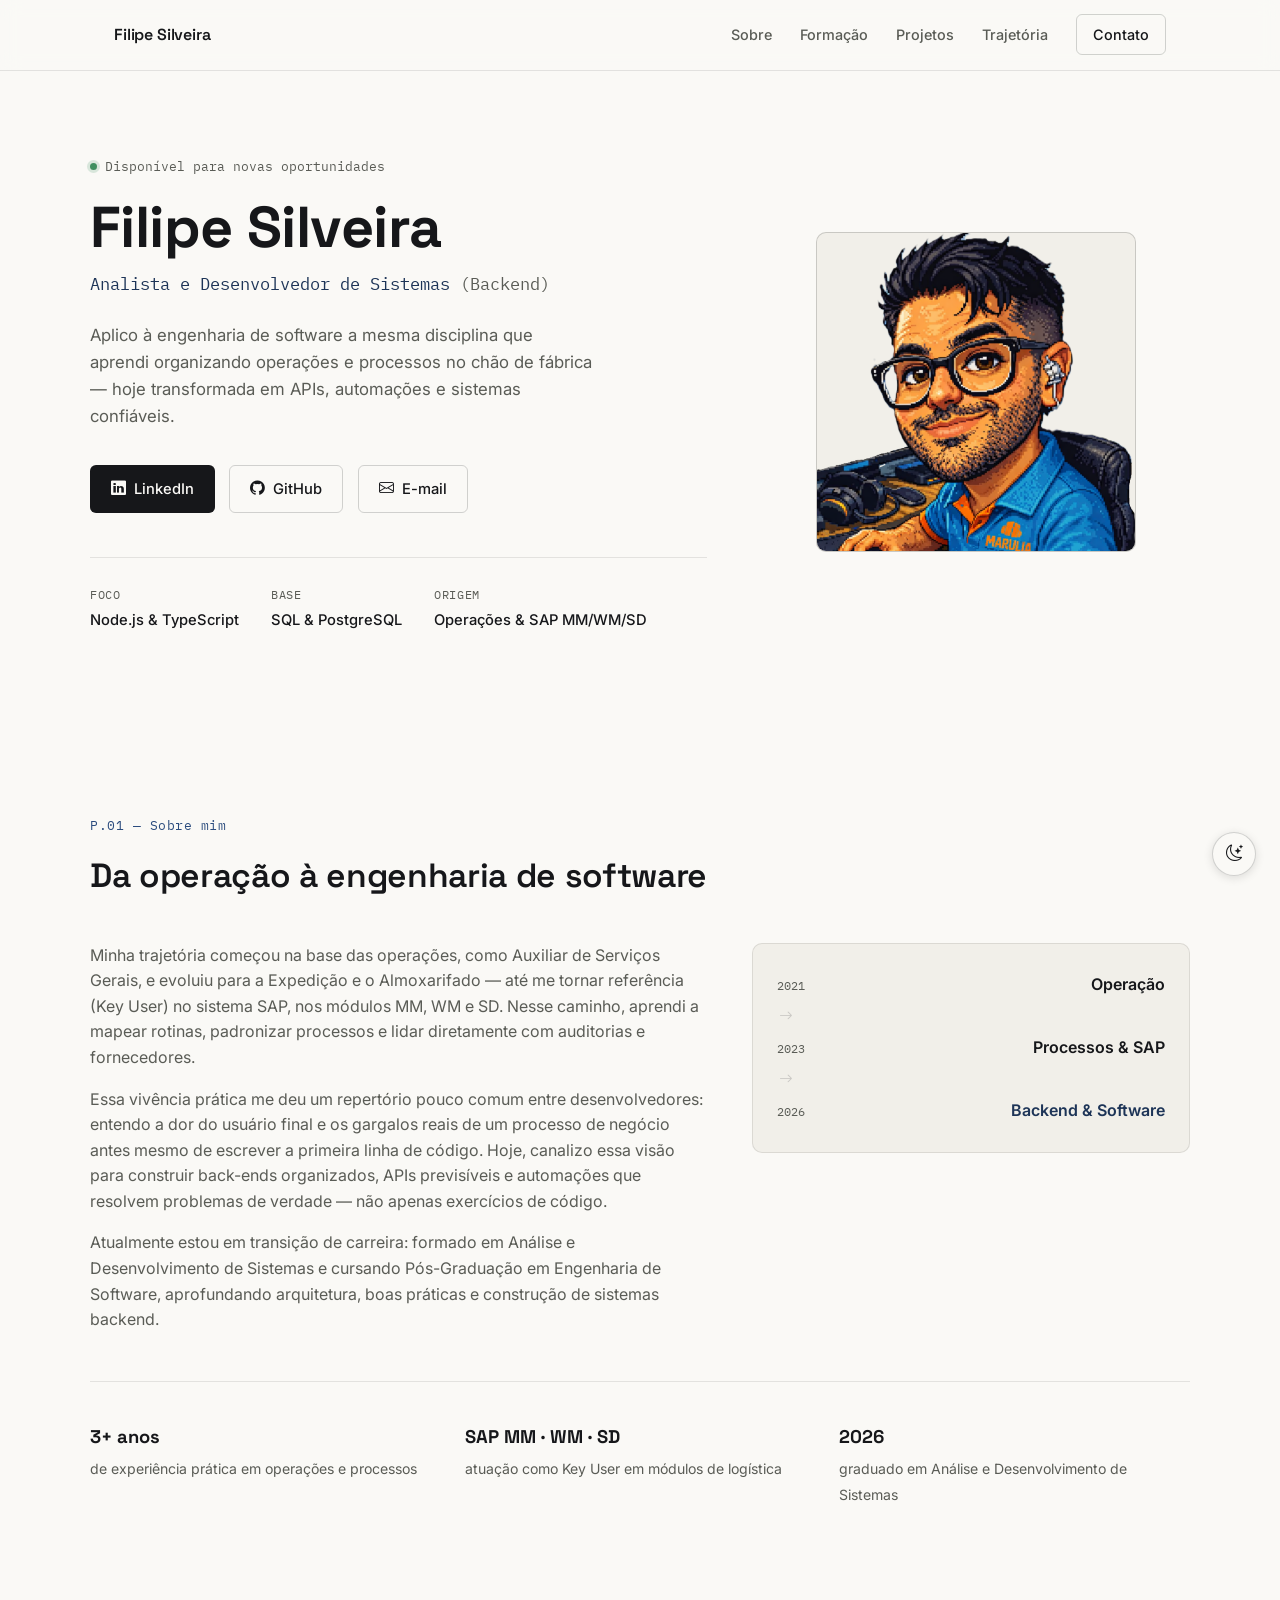
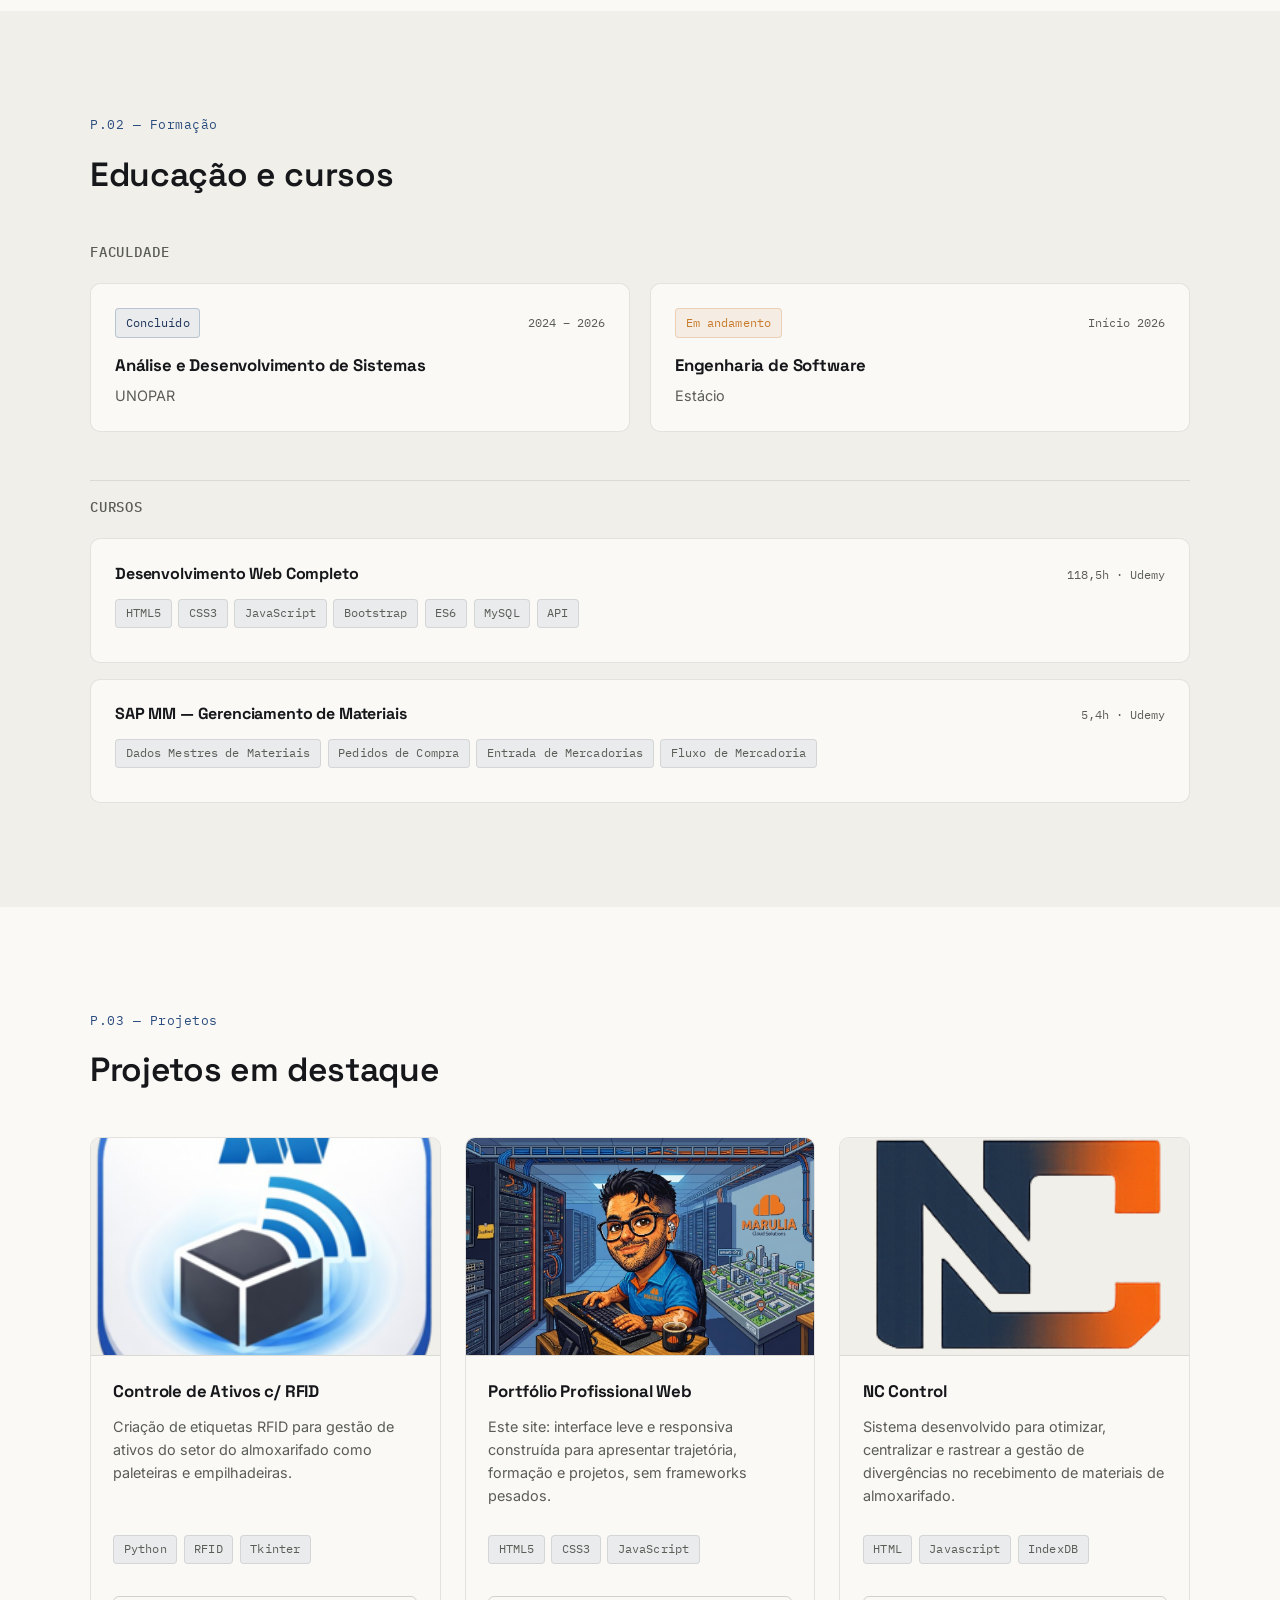
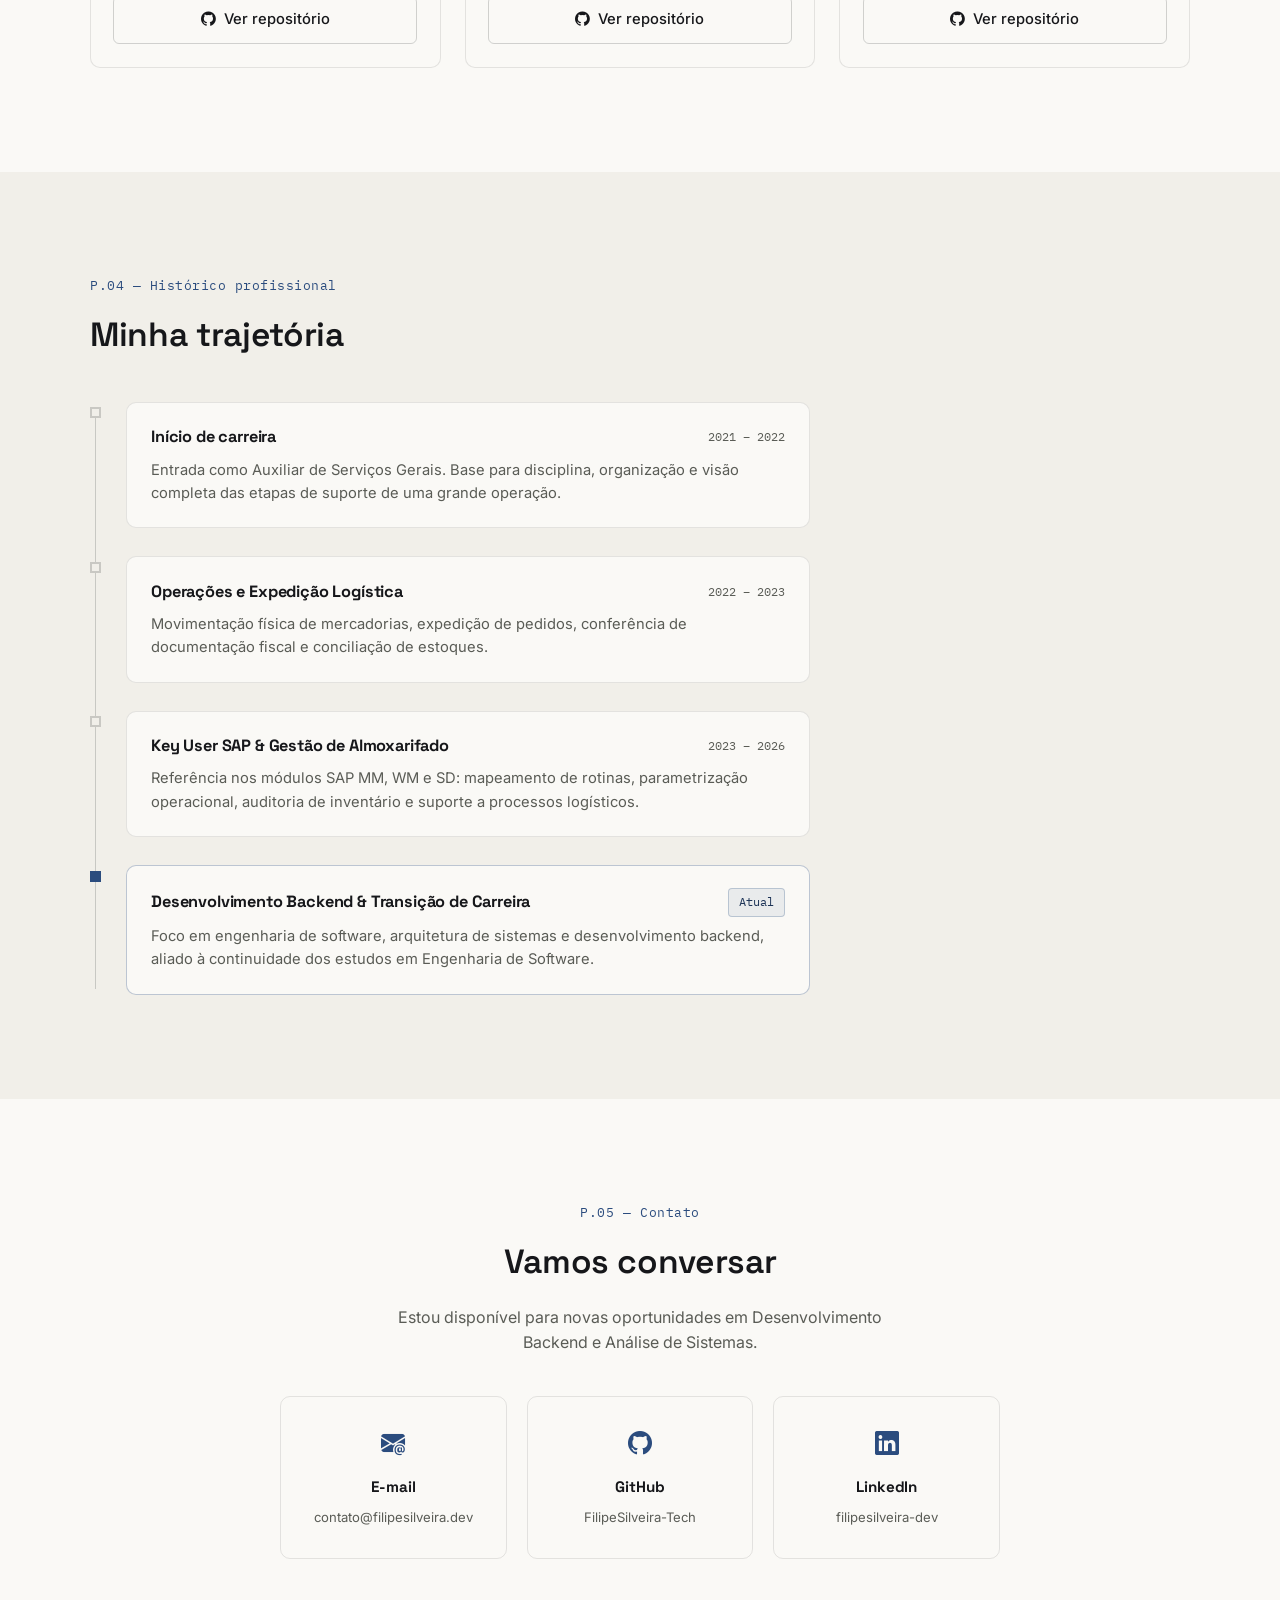
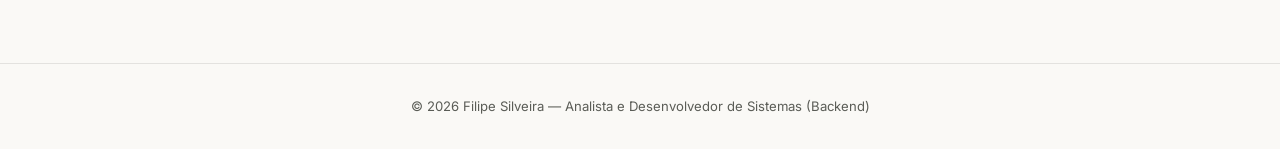
<file: index.html>
<!DOCTYPE html>
<html lang="pt-BR">
<head>
  <meta charset="UTF-8" />
  <meta name="viewport" content="width=device-width, initial-scale=1.0" />
  <meta name="description" content="Filipe Silveira — Analista e Desenvolvedor de Sistemas (Backend). Portfólio profissional." />
  <link rel="shortcut icon" href="src/assets/favicon-novo.png" type="image/x-icon">
  <title>Filipe Silveira · Analista &amp; Desenvolvedor de Sistemas</title>

  <link rel="preconnect" href="https://fonts.googleapis.com" />
  <link rel="preconnect" href="https://fonts.gstatic.com" crossorigin />
  <link href="https://fonts.googleapis.com/css2?family=Space+Grotesk:wght@500;600;700&family=Inter:wght@400;500;600&family=IBM+Plex+Mono:wght@400;500&display=swap" rel="stylesheet" />
  <link href="https://cdn.jsdelivr.net/npm/bootstrap-icons@1.11.3/font/bootstrap-icons.css" rel="stylesheet" />

  <link rel="stylesheet" href="src/css/style.css" />

  <script>
    // Tema padrão é sempre claro; só muda se o visitante já tiver escolhido escuro antes.
    (function () {
      var saved = localStorage.getItem('theme');
      document.documentElement.setAttribute('data-theme', saved === 'dark' ? 'dark' : 'light');
    })();
  </script>
</head>
<body>

  <a href="#conteudo" class="skip-link">Pular para o conteúdo</a>

  <header class="nav" id="nav">
    <div class="nav__inner">
      <a href="#topo" class="nav__brand">Filipe Silveira</a>

      <button class="nav__toggle" id="navToggle" aria-expanded="false" aria-controls="navLinks" aria-label="Abrir menu">
        <i class="bi bi-list"></i>
      </button>

      <nav class="nav__links" id="navLinks">
        <a href="#sobre" class="nav__link">Sobre</a>
        <a href="#formacao" class="nav__link">Formação</a>
        <a href="#projetos" class="nav__link">Projetos</a>
        <a href="#trajetoria" class="nav__link">Trajetória</a>
        <a href="#contato" class="nav__link nav__link--cta">Contato</a>
      </nav>
    </div>
  </header>

  <button class="theme-toggle" id="themeToggle" aria-label="Alternar tema claro/escuro" aria-pressed="false">
    <i class="bi bi-moon-stars theme-toggle__icon theme-toggle__icon--moon"></i>
    <i class="bi bi-sun theme-toggle__icon theme-toggle__icon--sun"></i>
  </button>

  <main id="conteudo">

    <!-- HERO -->
    <section class="hero" id="topo">
      <div class="hero__inner">
        <div class="hero__copy reveal">
          <p class="eyebrow"><span class="status-dot"></span>Disponível para novas oportunidades</p>
          <h1 class="hero__name">Filipe Silveira</h1>
          <p class="hero__role">Analista e Desenvolvedor de Sistemas <span class="hero__role-sub">(Backend)</span></p>
          <p class="hero__lede">
            Aplico à engenharia de software a mesma disciplina que aprendi organizando operações e
            processos no chão de fábrica — hoje transformada em APIs, automações e sistemas confiáveis.
          </p>

          <div class="hero__actions">
            <a class="btn btn--primary" href="https://www.linkedin.com/in/filipesilveira-dev/" target="_blank" rel="noreferrer">
              <i class="bi bi-linkedin"></i> LinkedIn
            </a>
            <a class="btn btn--ghost" href="https://github.com/FilipeSilveira-Tech" target="_blank" rel="noreferrer">
              <i class="bi bi-github"></i> GitHub
            </a>
            <a class="btn btn--ghost" href="mailto:contato@filipesilveira.dev">
              <i class="bi bi-envelope"></i> E-mail
            </a>
          </div>

          <dl class="meta-row">
            <div class="meta-row__item">
              <dt>Foco</dt>
              <dd>Node.js &amp; TypeScript</dd>
            </div>
            <div class="meta-row__item">
              <dt>Base</dt>
              <dd>SQL &amp; PostgreSQL</dd>
            </div>
            <div class="meta-row__item">
              <dt>Origem</dt>
              <dd>Operações &amp; SAP MM/WM/SD</dd>
            </div>
          </dl>
        </div>

        <div class="hero__portrait reveal">
          <div class="portrait-frame">
            <img src="src/assets/caricatura-pixel-pequeno.png" alt="Foto de Filipe Silveira" />
          </div>
        </div>
      </div>
    </section>

    <!-- SOBRE -->
    <section class="section" id="sobre">
      <div class="section__inner">
        <p class="section__eyebrow">P.01 — Sobre mim</p>
        <h2 class="section__title">Da operação à engenharia de software</h2>

        <div class="sobre__grid">
          <div class="sobre__text">
            <p>
              Minha trajetória começou na base das operações, como Auxiliar de Serviços Gerais, e evoluiu
              para a Expedição e o Almoxarifado — até me tornar referência (Key User) no sistema SAP,
              nos módulos MM, WM e SD. Nesse caminho, aprendi a mapear rotinas, padronizar processos e
              lidar diretamente com auditorias e fornecedores.
            </p>
            <p>
              Essa vivência prática me deu um repertório pouco comum entre desenvolvedores: entendo a
              dor do usuário final e os gargalos reais de um processo de negócio antes mesmo de escrever
              a primeira linha de código. Hoje, canalizo essa visão para construir back-ends organizados,
              APIs previsíveis e automações que resolvem problemas de verdade — não apenas exercícios
              de código.
            </p>
            <p>
              Atualmente estou em transição de carreira: formado em Análise e Desenvolvimento de Sistemas
              e cursando Pós-Graduação em Engenharia de Software, aprofundando arquitetura, boas práticas e construção de
              sistemas backend.
            </p>
          </div>

          <div class="sobre__path" aria-label="Linha do tempo resumida da transição de carreira">
            <div class="path-node">
              <span class="path-node__year">2021</span>
              <span class="path-node__label">Operação</span>
            </div>
            <span class="path-arrow" aria-hidden="true"><i class="bi bi-arrow-right"></i></span>
            <div class="path-node">
              <span class="path-node__year">2023</span>
              <span class="path-node__label">Processos &amp; SAP</span>
            </div>
            <span class="path-arrow" aria-hidden="true"><i class="bi bi-arrow-right"></i></span>
            <div class="path-node path-node--accent">
              <span class="path-node__year">2026</span>
              <span class="path-node__label">Backend &amp; Software</span>
            </div>
          </div>
        </div>

        <div class="stat-row">
          <div class="stat">
            <strong>3+ anos</strong>
            <span>de experiência prática em operações e processos</span>
          </div>
          <div class="stat">
            <strong>SAP MM · WM · SD</strong>
            <span>atuação como Key User em módulos de logística</span>
          </div>
          <div class="stat">
            <strong>2026</strong>
            <span>graduado em Análise e Desenvolvimento de Sistemas</span>
          </div>
        </div>
      </div>
    </section>

    <!-- FORMAÇÃO -->
    <section class="section section--alt" id="formacao">
      <div class="section__inner">
        <p class="section__eyebrow">P.02 — Formação</p>
        <h2 class="section__title">Educação e cursos</h2>

        <h3 class="subgroup-title">Faculdade</h3>
        <div class="edu-grid">
          <div class="edu-card">
            <div class="edu-card__top">
              <span class="tag tag--done">Concluído</span>
              <span class="mono-date">2024 – 2026</span>
            </div>
            <h4>Análise e Desenvolvimento de Sistemas</h4>
            <p class="edu-card__inst">UNOPAR</p>
          </div>

          <div class="edu-card">
            <div class="edu-card__top">
              <span class="tag tag--progress">Em andamento</span>
              <span class="mono-date">Início 2026</span>
            </div>
            <h4>Engenharia de Software</h4>
            <p class="edu-card__inst">Estácio</p>
          </div>
        </div>

        <h3 class="subgroup-title">Cursos</h3>
        <div class="course-list">
          <div class="course-item">
            <div class="course-item__head">
              <h4>Desenvolvimento Web Completo</h4>
              <span class="mono-date">118,5h · Udemy</span>
            </div>
            <div class="tags-row">
              <span class="tag">HTML5</span>
              <span class="tag">CSS3</span>
              <span class="tag">JavaScript</span>
              <span class="tag">Bootstrap</span>
              <span class="tag">ES6</span>
              <span class="tag">MySQL</span>
              <span class="tag">API</span>
            </div>
          </div>

          <div class="course-item">
            <div class="course-item__head">
              <h4>SAP MM — Gerenciamento de Materiais</h4>
              <span class="mono-date">5,4h · Udemy</span>
            </div>
            <div class="tags-row">
              <span class="tag">Dados Mestres de Materiais</span>
              <span class="tag">Pedidos de Compra</span>
              <span class="tag">Entrada de Mercadorias</span>
              <span class="tag">Fluxo de Mercadoria</span>
            </div>
          </div>
        </div>
      </div>
    </section>

    <!-- PROJETOS -->
    <section class="section" id="projetos">
      <div class="section__inner">
        <p class="section__eyebrow">P.03 — Projetos</p>
        <h2 class="section__title">Projetos em destaque</h2>

        <div class="project-grid">
          <article class="project-card">
            <div class="project-card__thumb">
              <img src="src/assets/rfid-marluvas-logo.png" alt="Controle de Almoxarifado via RFID" loading="lazy" />
            </div>
            <div class="project-card__body">
              <h3>Controle de Ativos c/ RFID</h3>
              <p>Criação de etiquetas RFID para gestão de ativos do setor do almoxarifado como paleteiras e empilhadeiras.</p>
              <div class="tags-row">
                <span class="tag">Python</span>
                <span class="tag">RFID</span>
                <span class="tag">Tkinter</span>
              </div>
              <a class="btn btn--ghost btn--block" href="https://github.com/FilipeSilveira-Tech/RFID-Almoxarifado-Marluvas" target="_blank" rel="noopener">
                <i class="bi bi-github"></i> Ver repositório
              </a>
            </div>
          </article>

          <article class="project-card">
            <div class="project-card__thumb">
              <img src="src/assets/capa-teste.png" alt="Portfólio Profissional Web" loading="lazy" />
            </div>
            <div class="project-card__body">
              <h3>Portfólio Profissional Web</h3>
              <p>Este site: interface leve e responsiva construída para apresentar trajetória, formação e projetos, sem frameworks pesados.</p>
              <div class="tags-row">
                <span class="tag">HTML5</span>
                <span class="tag">CSS3</span>
                <span class="tag">JavaScript</span>
              </div>
              <a class="btn btn--ghost btn--block" href="https://github.com/FilipeSilveira-Tech/portfolio-web.io" target="_blank" rel="noopener">
                <i class="bi bi-github"></i> Ver repositório
              </a>
            </div>
          </article>

          <article class="project-card">
            <div class="project-card__thumb">
              <img src="src/assets/NC-Control-Logo.png" alt="ShadownJin — Bot &amp; Microsserviço" loading="lazy" width="90" />
            </div>
            <div class="project-card__body">
              <h3>NC Control</h3>
              <p>Sistema desenvolvido para otimizar, centralizar e rastrear a gestão de divergências no recebimento de materiais de almoxarifado.</p>
              <div class="tags-row">
                <span class="tag">HTML</span>
                <span class="tag">Javascript</span>
                <span class="tag">IndexDB</span>
              </div>
              <a class="btn btn--ghost btn--block" href="https://github.com/FilipeSilveira-Tech/Gestor-de-Divergencias" target="_blank" rel="noopener">
                <i class="bi bi-github"></i> Ver repositório
              </a>
            </div>
          </article>
        </div>
      </div>
    </section>

    <!-- TRAJETÓRIA -->
    <section class="section section--alt" id="trajetoria">
      <div class="section__inner">
        <p class="section__eyebrow">P.04 — Histórico profissional</p>
        <h2 class="section__title">Minha trajetória</h2>

        <ol class="timeline">
          <li class="timeline__item">
            <span class="timeline__marker"></span>
            <div class="timeline__card">
              <div class="timeline__head">
                <h3>Início de carreira</h3>
                <span class="mono-date">2021 – 2022</span>
              </div>
              <p>Entrada como Auxiliar de Serviços Gerais. Base para disciplina, organização e visão completa das etapas de suporte de uma grande operação.</p>
            </div>
          </li>

          <li class="timeline__item">
            <span class="timeline__marker"></span>
            <div class="timeline__card">
              <div class="timeline__head">
                <h3>Operações e Expedição Logística</h3>
                <span class="mono-date">2022 – 2023</span>
              </div>
              <p>Movimentação física de mercadorias, expedição de pedidos, conferência de documentação fiscal e conciliação de estoques.</p>
            </div>
          </li>

          <li class="timeline__item">
            <span class="timeline__marker"></span>
            <div class="timeline__card">
              <div class="timeline__head">
                <h3>Key User SAP &amp; Gestão de Almoxarifado</h3>
                <span class="mono-date">2023 – 2026</span>
              </div>
              <p>Referência nos módulos SAP MM, WM e SD: mapeamento de rotinas, parametrização operacional, auditoria de inventário e suporte a processos logísticos.</p>
            </div>
          </li>

          <li class="timeline__item timeline__item--active">
            <span class="timeline__marker"></span>
            <div class="timeline__card">
              <div class="timeline__head">
                <h3>Desenvolvimento Backend &amp; Transição de Carreira</h3>
                <span class="tag tag--done">Atual</span>
              </div>
              <p>Foco em engenharia de software, arquitetura de sistemas e desenvolvimento backend, aliado à continuidade dos estudos em Engenharia de Software.</p>
            </div>
          </li>
        </ol>
      </div>
    </section>

    <!-- CONTATO -->
    <section class="section" id="contato">
      <div class="section__inner section__inner--center">
        <p class="section__eyebrow">P.05 — Contato</p>
        <h2 class="section__title">Vamos conversar</h2>
        <p class="section__lead">
          Estou disponível para novas oportunidades em Desenvolvimento Backend e Análise de Sistemas.
        </p>

        <div class="contact-grid">
          <a class="contact-card" href="mailto:contato@filipesilveira.dev">
            <i class="bi bi-envelope-at-fill"></i>
            <h3>E-mail</h3>
            <span>contato@filipesilveira.dev</span>
          </a>
          <a class="contact-card" href="https://github.com/FilipeSilveira-Tech" target="_blank" rel="noreferrer">
            <i class="bi bi-github"></i>
            <h3>GitHub</h3>
            <span>FilipeSilveira-Tech</span>
          </a>
          <a class="contact-card" href="https://www.linkedin.com/in/filipesilveira-dev/" target="_blank" rel="noreferrer">
            <i class="bi bi-linkedin"></i>
            <h3>LinkedIn</h3>
            <span>filipesilveira-dev</span>
          </a>
        </div>
      </div>
    </section>

  </main>

  <footer class="footer">
    <p>&copy; 2026 Filipe Silveira — Analista e Desenvolvedor de Sistemas (Backend)</p>
  </footer>

  <script src="src/js/script.js"></script>
</body>
</html>
</file>
<file: src/css/style.css>
/* ============================================
   TOKENS
   ============================================ */
:root {
  --paper: #faf9f6;
  --paper-alt: #f1efe9;
  --paper-rgb: 250, 249, 246;
  --ink: #16171a;
  --ink-soft: #5a5c56;
  --line: rgba(21, 22, 26, 0.10);
  --line-strong: rgba(21, 22, 26, 0.18);
  --accent: #2b4c7e;
  --accent-ink: #1d3457;
  --accent-soft: rgba(43, 76, 126, 0.08);
  --accent-warm: #c97a2b;
  --radius: 6px;
  --radius-lg: 10px;
  --font-display: 'Space Grotesk', sans-serif;
  --font-body: 'Inter', sans-serif;
  --font-mono: 'IBM Plex Mono', monospace;
  --maxw: 1100px;
  color-scheme: light;
}

[data-theme="dark"] {
  --paper: #131417;
  --paper-alt: #1b1d21;
  --paper-rgb: 19, 20, 23;
  --ink: #f3f2ee;
  --ink-soft: #a6a8a4;
  --line: rgba(243, 242, 238, 0.09);
  --line-strong: rgba(243, 242, 238, 0.18);
  --accent: #6f9bd6;
  --accent-ink: #cfe0f5;
  --accent-soft: rgba(111, 155, 214, 0.14);
  --accent-warm: #d99a4e;
  color-scheme: dark;
}

* { box-sizing: border-box; }

html { scroll-behavior: smooth; }

body { transition: background-color 0.2s ease, color 0.2s ease; }

@media (prefers-reduced-motion: reduce) {
  html { scroll-behavior: auto; }
  * { animation-duration: 0.001ms !important; animation-iteration-count: 1 !important; transition-duration: 0.001ms !important; }
}

body {
  margin: 0;
  background: var(--paper);
  color: var(--ink);
  font-family: var(--font-body);
  font-size: 16px;
  line-height: 1.6;
  -webkit-font-smoothing: antialiased;
}

h1, h2, h3, h4 {
  font-family: var(--font-display);
  color: var(--ink);
  margin: 0;
  letter-spacing: -0.01em;
}

p { margin: 0 0 1rem; color: var(--ink-soft); }
p:last-child { margin-bottom: 0; }

a { color: inherit; text-decoration: none; }

img { max-width: 100%; display: block; }

.skip-link {
  position: absolute;
  left: -999px;
  top: 0;
  background: var(--ink);
  color: var(--paper);
  padding: 0.75rem 1.25rem;
  z-index: 999;
  border-radius: 0 0 var(--radius) 0;
}
.skip-link:focus { left: 0; }

:focus-visible {
  outline: 2px solid var(--accent);
  outline-offset: 3px;
}

/* ============================================
   NAV
   ============================================ */
.nav {
  position: fixed;
  top: 0;
  left: 0;
  right: 0;
  z-index: 100;
  background: rgba(var(--paper-rgb), 0.85);
  backdrop-filter: blur(10px);
  border-bottom: 1px solid var(--line);
}

.nav__inner {
  max-width: var(--maxw);
  margin: 0 auto;
  padding: 0.9rem 1.5rem;
  display: flex;
  align-items: center;
  justify-content: space-between;
}

.nav__brand {
  font-family: var(--font-display);
  font-weight: 600;
  font-size: 1rem;
  letter-spacing: -0.01em;
}

.nav__toggle {
  display: none;
  background: none;
  border: 1px solid var(--line-strong);
  border-radius: var(--radius);
  width: 40px;
  height: 40px;
  font-size: 1.2rem;
  color: var(--ink);
  cursor: pointer;
}

.nav__links {
  display: flex;
  align-items: center;
  gap: 1.75rem;
}

.nav__link {
  font-size: 0.9rem;
  color: var(--ink-soft);
  font-weight: 500;
  transition: color 0.15s ease;
}
.nav__link:hover { color: var(--accent); }

.nav__link--cta {
  color: var(--ink);
  padding: 0.5rem 1rem;
  border: 1px solid var(--line-strong);
  border-radius: var(--radius);
}
.nav__link--cta:hover {
  border-color: var(--accent);
  color: var(--accent);
}

@media (max-width: 760px) {
  .nav__toggle { display: inline-flex; align-items: center; justify-content: center; }
  .nav__links {
    position: absolute;
    top: 100%;
    left: 0;
    right: 0;
    background: var(--paper);
    border-bottom: 1px solid var(--line);
    flex-direction: column;
    align-items: flex-start;
    gap: 0;
    padding: 0.5rem 1.5rem 1.25rem;
    display: none;
  }
  .nav__links.is-open { display: flex; }
  .nav__link { width: 100%; padding: 0.7rem 0; border-bottom: 1px solid var(--line); }
  .nav__link--cta { border: none; margin-top: 0.5rem; padding: 0.7rem 0; }
}

/* ============================================
   LAYOUT HELPERS
   ============================================ */
.section {
  padding: 6.5rem 1.5rem;
}
.section--alt { background: var(--paper-alt); }

.section__inner {
  max-width: var(--maxw);
  margin: 0 auto;
}
.section__inner--center { text-align: center; max-width: 720px; }

.section__eyebrow {
  font-family: var(--font-mono);
  font-size: 0.8rem;
  color: var(--accent);
  letter-spacing: 0.04em;
  margin: 0 0 0.75rem;
}

.section__title {
  font-size: clamp(1.6rem, 3vw, 2.1rem);
  font-weight: 600;
  margin-bottom: 2.5rem;
}
.section__inner--center .section__title { margin-bottom: 1rem; }

.section__lead {
  color: var(--ink-soft);
  max-width: 540px;
  margin: 0 auto 2.5rem;
}

.subgroup-title {
  font-family: var(--font-mono);
  font-size: 0.85rem;
  font-weight: 500;
  color: var(--ink-soft);
  text-transform: uppercase;
  letter-spacing: 0.06em;
  margin: 0 0 1.25rem;
  padding-top: 1rem;
  border-top: 1px solid var(--line);
}
.subgroup-title:first-of-type { border-top: none; padding-top: 0; }

/* ============================================
   BUTTONS / TAGS
   ============================================ */
.btn {
  display: inline-flex;
  align-items: center;
  gap: 0.5rem;
  font-family: var(--font-body);
  font-weight: 500;
  font-size: 0.92rem;
  padding: 0.7rem 1.25rem;
  border-radius: var(--radius);
  border: 1px solid transparent;
  cursor: pointer;
  transition: all 0.15s ease;
}
.btn--primary {
  background: var(--ink);
  color: var(--paper);
}
.btn--primary:hover { background: var(--accent-ink); }

.btn--ghost {
  background: transparent;
  border-color: var(--line-strong);
  color: var(--ink);
}
.btn--ghost:hover { border-color: var(--accent); color: var(--accent); }

.btn--block { width: 100%; justify-content: center; margin-top: 1.25rem; }

.tag {
  display: inline-block;
  font-family: var(--font-mono);
  font-size: 0.72rem;
  color: var(--ink-soft);
  background: var(--accent-soft);
  border: 1px solid var(--line);
  padding: 0.28rem 0.6rem;
  border-radius: 4px;
  letter-spacing: 0.01em;
}
.tag--done { color: var(--accent-ink); background: var(--accent-soft); border-color: rgba(43,76,126,0.25); }
.tag--progress { color: var(--accent-warm); background: rgba(201, 122, 43, 0.09); border-color: rgba(201,122,43,0.25); }

.tags-row { display: flex; flex-wrap: wrap; gap: 0.4rem; margin: 0.75rem 0; }

.mono-date {
  font-family: var(--font-mono);
  font-size: 0.78rem;
  color: var(--ink-soft);
  white-space: nowrap;
}

/* ============================================
   HERO
   ============================================ */
.hero {
  padding: 9.5rem 1.5rem 5rem;
}

.hero__inner {
  max-width: var(--maxw);
  margin: 0 auto;
  display: grid;
  grid-template-columns: 1.3fr 0.9fr;
  gap: 3.5rem;
  align-items: center;
}

.eyebrow {
  display: inline-flex;
  align-items: center;
  gap: 0.5rem;
  font-family: var(--font-mono);
  font-size: 0.82rem;
  color: var(--ink-soft);
  margin: 0 0 1.25rem;
}

.status-dot {
  width: 7px;
  height: 7px;
  border-radius: 50%;
  background: #3f8f5f;
  box-shadow: 0 0 0 3px rgba(63, 143, 95, 0.18);
}

.hero__name {
  font-size: clamp(2.4rem, 5.5vw, 3.6rem);
  font-weight: 700;
  line-height: 1.05;
}

.hero__role {
  font-family: var(--font-mono);
  font-size: 1.05rem;
  color: var(--accent-ink);
  margin: 0.85rem 0 1.5rem;
}
.hero__role-sub { color: var(--ink-soft); }

.hero__lede {
  font-size: 1.05rem;
  max-width: 46ch;
  margin-bottom: 2.25rem;
}

.hero__actions {
  display: flex;
  flex-wrap: wrap;
  gap: 0.9rem;
  margin-bottom: 2.75rem;
}

.meta-row {
  display: flex;
  flex-wrap: wrap;
  gap: 2rem;
  margin: 0;
  padding-top: 1.75rem;
  border-top: 1px solid var(--line);
}
.meta-row__item { margin: 0; }
.meta-row dt {
  font-family: var(--font-mono);
  font-size: 0.72rem;
  color: var(--ink-soft);
  text-transform: uppercase;
  letter-spacing: 0.06em;
  margin-bottom: 0.25rem;
}
.meta-row dd {
  margin: 0;
  font-weight: 500;
  font-size: 0.92rem;
}

.hero__portrait { display: flex; justify-content: center; }

.portrait-frame {
  width: min(320px, 100%);
  aspect-ratio: 1 / 1;
  border-radius: var(--radius-lg);
  overflow: hidden;
  border: 1px solid var(--line-strong);
  background: var(--paper-alt);
}
.portrait-frame img {
  width: 100%;
  height: 100%;
  object-fit: cover;
  transition: filter 0.2s ease;
}
[data-theme="dark"] .portrait-frame img { filter: brightness(0.94); }

@media (max-width: 860px) {
  .hero__inner { grid-template-columns: 1fr; }
  .hero__portrait { order: -1; margin-bottom: 1rem; }
  .portrait-frame { width: min(220px, 60vw); }
}

/* ============================================
   SOBRE
   ============================================ */
.sobre__grid {
  display: grid;
  grid-template-columns: 1.4fr 1fr;
  gap: 3rem;
  margin-bottom: 3rem;
}

.sobre__path {
  align-self: start;
  display: flex;
  flex-direction: column;
  gap: 0.5rem;
  border: 1px solid var(--line);
  border-radius: var(--radius-lg);
  padding: 1.75rem 1.5rem;
  background: var(--paper-alt);
}

.path-node {
  display: flex;
  align-items: baseline;
  justify-content: space-between;
  gap: 1rem;
}
.path-node__year {
  font-family: var(--font-mono);
  font-size: 0.78rem;
  color: var(--ink-soft);
}
.path-node__label { font-weight: 600; }
.path-node--accent .path-node__label { color: var(--accent-ink); }

.path-arrow {
  color: var(--line-strong);
  font-size: 0.85rem;
  padding-left: 0.15rem;
}

@media (max-width: 760px) {
  .sobre__grid { grid-template-columns: 1fr; }
}

.stat-row {
  display: grid;
  grid-template-columns: repeat(3, 1fr);
  gap: 1.5rem;
  padding-top: 2.5rem;
  border-top: 1px solid var(--line);
}
.stat strong {
  display: block;
  font-family: var(--font-display);
  font-size: 1.15rem;
  margin-bottom: 0.3rem;
}
.stat span { font-size: 0.88rem; color: var(--ink-soft); }

@media (max-width: 760px) {
  .stat-row { grid-template-columns: 1fr; gap: 1.5rem; }
}

/* ============================================
   FORMAÇÃO
   ============================================ */
.edu-grid {
  display: grid;
  grid-template-columns: repeat(2, 1fr);
  gap: 1.25rem;
  margin-bottom: 3rem;
}

.edu-card {
  border: 1px solid var(--line);
  border-radius: var(--radius-lg);
  padding: 1.5rem;
  background: var(--paper);
}

.edu-card__top {
  display: flex;
  align-items: center;
  justify-content: space-between;
  margin-bottom: 0.9rem;
}

.edu-card h4 { font-size: 1.05rem; margin-bottom: 0.3rem; }
.edu-card__inst { color: var(--ink-soft); font-size: 0.9rem; margin: 0; }

.course-list {
  display: flex;
  flex-direction: column;
  gap: 1rem;
}

.course-item {
  border: 1px solid var(--line);
  border-radius: var(--radius-lg);
  padding: 1.35rem 1.5rem;
  background: var(--paper);
}

.course-item__head {
  display: flex;
  align-items: baseline;
  justify-content: space-between;
  gap: 1rem;
  flex-wrap: wrap;
}
.course-item h4 { font-size: 1rem; }

@media (max-width: 700px) {
  .edu-grid { grid-template-columns: 1fr; }
}

/* ============================================
   PROJETOS
   ============================================ */
.project-grid {
  display: grid;
  grid-template-columns: repeat(3, 1fr);
  gap: 1.5rem;
}

.project-card {
  border: 1px solid var(--line);
  border-radius: var(--radius-lg);
  overflow: hidden;
  background: var(--paper);
  display: flex;
  flex-direction: column;
  transition: border-color 0.15s ease, transform 0.15s ease;
}
.project-card:hover { border-color: var(--line-strong); transform: translateY(-2px); }

.project-card__thumb {
  aspect-ratio: 16 / 10;
  background: var(--paper-alt);
  overflow: hidden;
  border-bottom: 1px solid var(--line);
}
.project-card__thumb img { width: 100%; height: 100%; object-fit: cover; transition: filter 0.2s ease; }
[data-theme="dark"] .project-card__thumb img { filter: brightness(0.9); }

.project-card__body { padding: 1.4rem; display: flex; flex-direction: column; flex: 1; }
.project-card__body h3 { font-size: 1.05rem; margin-bottom: 0.6rem; }
.project-card__body p { font-size: 0.9rem; flex: 1; }

@media (max-width: 900px) {
  .project-grid { grid-template-columns: 1fr; }
}

/* ============================================
   TIMELINE
   ============================================ */
.timeline {
  list-style: none;
  margin: 0;
  padding: 0;
  max-width: 720px;
  position: relative;
}
.timeline::before {
  content: '';
  position: absolute;
  left: 5px;
  top: 6px;
  bottom: 6px;
  width: 1px;
  background: var(--line-strong);
}

.timeline__item {
  position: relative;
  padding-left: 2.25rem;
  margin-bottom: 1.75rem;
}
.timeline__item:last-child { margin-bottom: 0; }

.timeline__marker {
  position: absolute;
  left: 0;
  top: 0.35rem;
  width: 11px;
  height: 11px;
  background: var(--paper-alt);
  border: 2px solid var(--line-strong);
}
.timeline__item--active .timeline__marker {
  background: var(--accent);
  border-color: var(--accent);
}

.timeline__card {
  border: 1px solid var(--line);
  border-radius: var(--radius-lg);
  padding: 1.35rem 1.5rem;
  background: var(--paper);
}
.timeline__item--active .timeline__card { border-color: rgba(43,76,126,0.3); }

.timeline__head {
  display: flex;
  align-items: center;
  justify-content: space-between;
  gap: 1rem;
  flex-wrap: wrap;
  margin-bottom: 0.5rem;
}
.timeline__head h3 { font-size: 1.02rem; }
.timeline__card p { font-size: 0.92rem; }

/* ============================================
   CONTATO
   ============================================ */
.contact-grid {
  display: grid;
  grid-template-columns: repeat(3, 1fr);
  gap: 1.25rem;
}

.contact-card {
  border: 1px solid var(--line);
  border-radius: var(--radius-lg);
  padding: 1.75rem 1.25rem;
  text-align: center;
  transition: border-color 0.15s ease, transform 0.15s ease;
}
.contact-card:hover { border-color: var(--accent); transform: translateY(-2px); }
.contact-card i { font-size: 1.5rem; color: var(--accent); margin-bottom: 0.75rem; display: inline-block; }
.contact-card h3 { font-size: 0.95rem; margin-bottom: 0.3rem; }
.contact-card span { font-size: 0.82rem; color: var(--ink-soft); }

@media (max-width: 700px) {
  .contact-grid { grid-template-columns: 1fr; }
}

/* ============================================
   FOOTER
   ============================================ */
.footer {
  padding: 2rem 1.5rem;
  text-align: center;
  border-top: 1px solid var(--line);
}
.footer p { font-size: 0.82rem; color: var(--ink-soft); margin: 0; }

/* ============================================
   THEME TOGGLE (botão flutuante)
   ============================================ */
.theme-toggle {
  position: fixed;
  right: 1.5rem;
  bottom: 1.5rem;
  z-index: 90;
  display: inline-flex;
  align-items: center;
  justify-content: center;
  background: var(--paper);
  border: 1px solid var(--line-strong);
  border-radius: 50%;
  width: 44px;
  height: 44px;
  font-size: 1.05rem;
  color: var(--ink);
  cursor: pointer;
  box-shadow: 0 2px 10px rgba(0, 0, 0, 0.12);
  transition: border-color 0.15s ease, color 0.15s ease, transform 0.15s ease;
}
.theme-toggle:hover { border-color: var(--accent); color: var(--accent); transform: translateY(-2px); }

.theme-toggle__icon { display: none; }
.theme-toggle__icon--moon { display: inline-block; }
[data-theme="dark"] .theme-toggle__icon--moon { display: none; }
[data-theme="dark"] .theme-toggle__icon--sun { display: inline-block; }

@media (max-width: 760px) {
  .theme-toggle { right: 1.1rem; bottom: 1.1rem; width: 42px; height: 42px; }
}

/* ============================================
   SCROLL REVEAL
   ============================================ */
.reveal {
  opacity: 0;
  transform: translateY(14px);
  transition: opacity 0.6s ease, transform 0.6s ease;
}
.reveal.is-visible {
  opacity: 1;
  transform: translateY(0);
}
</file>
